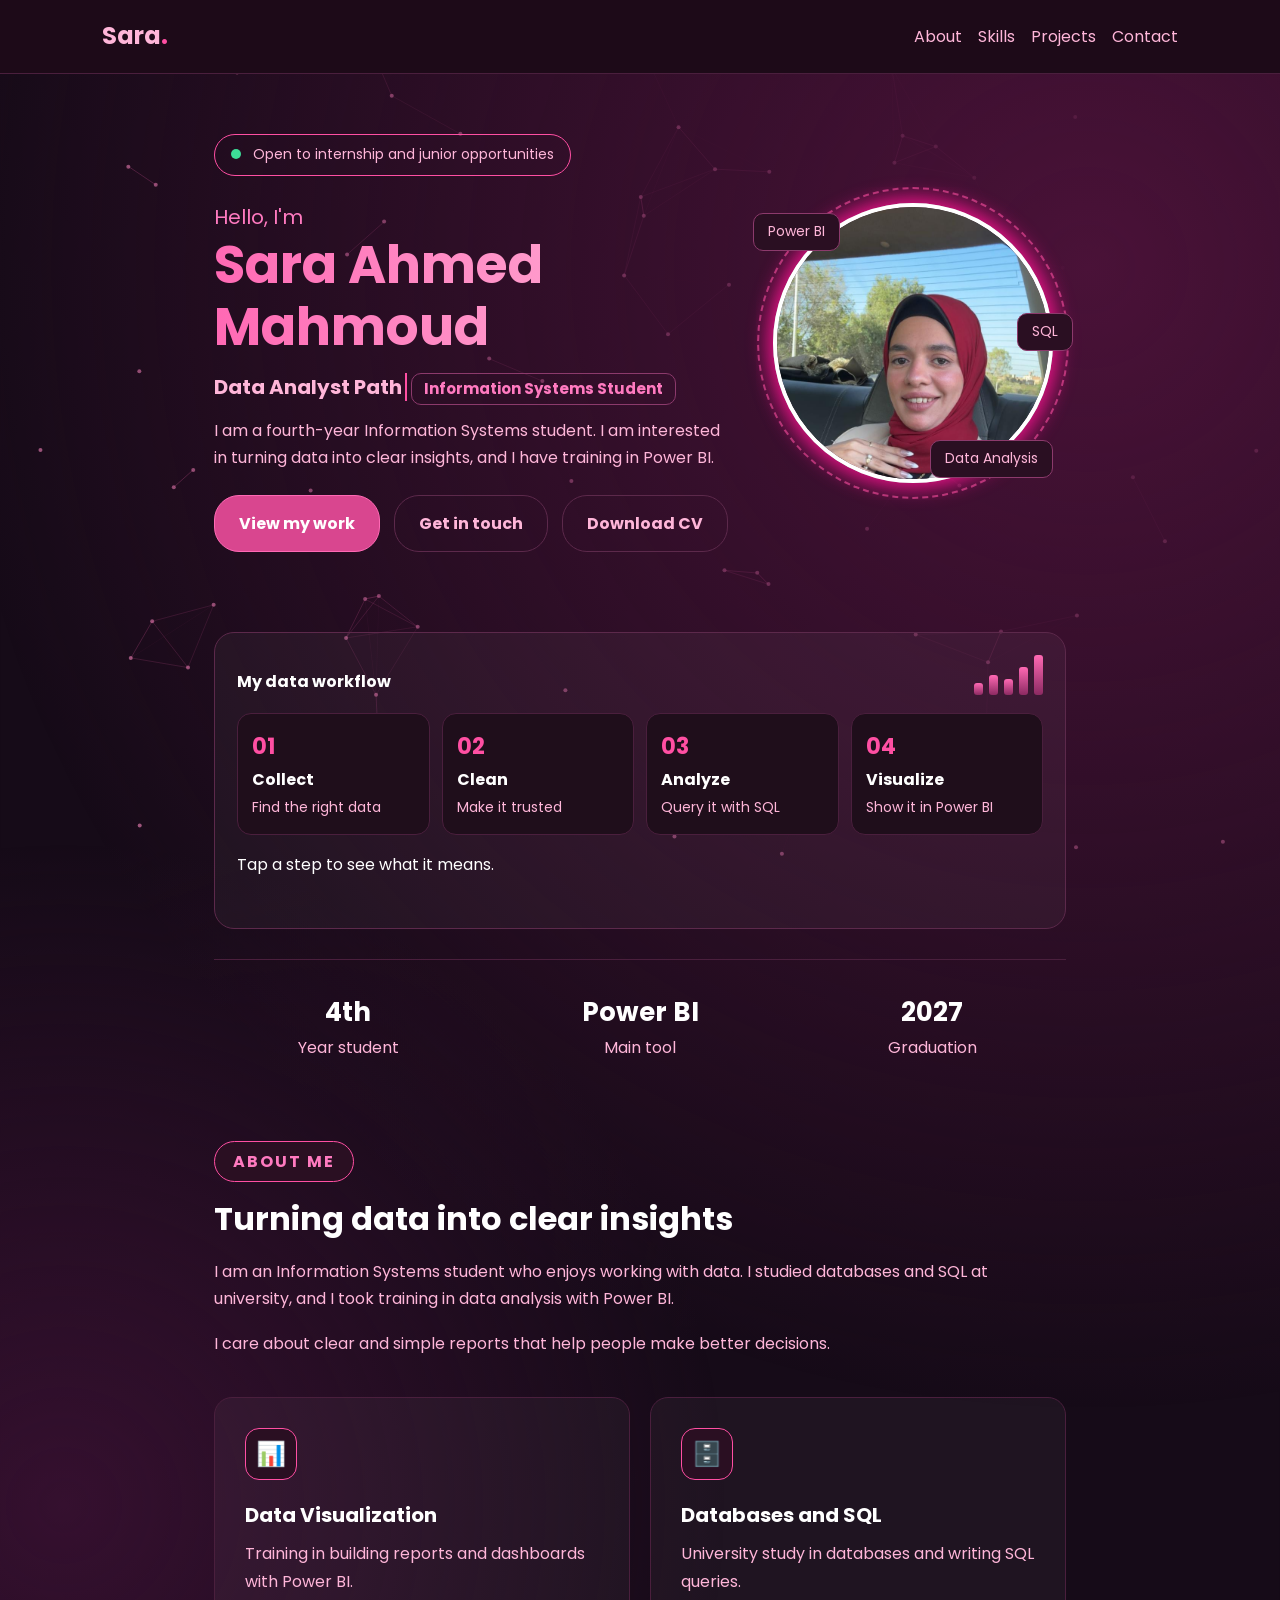
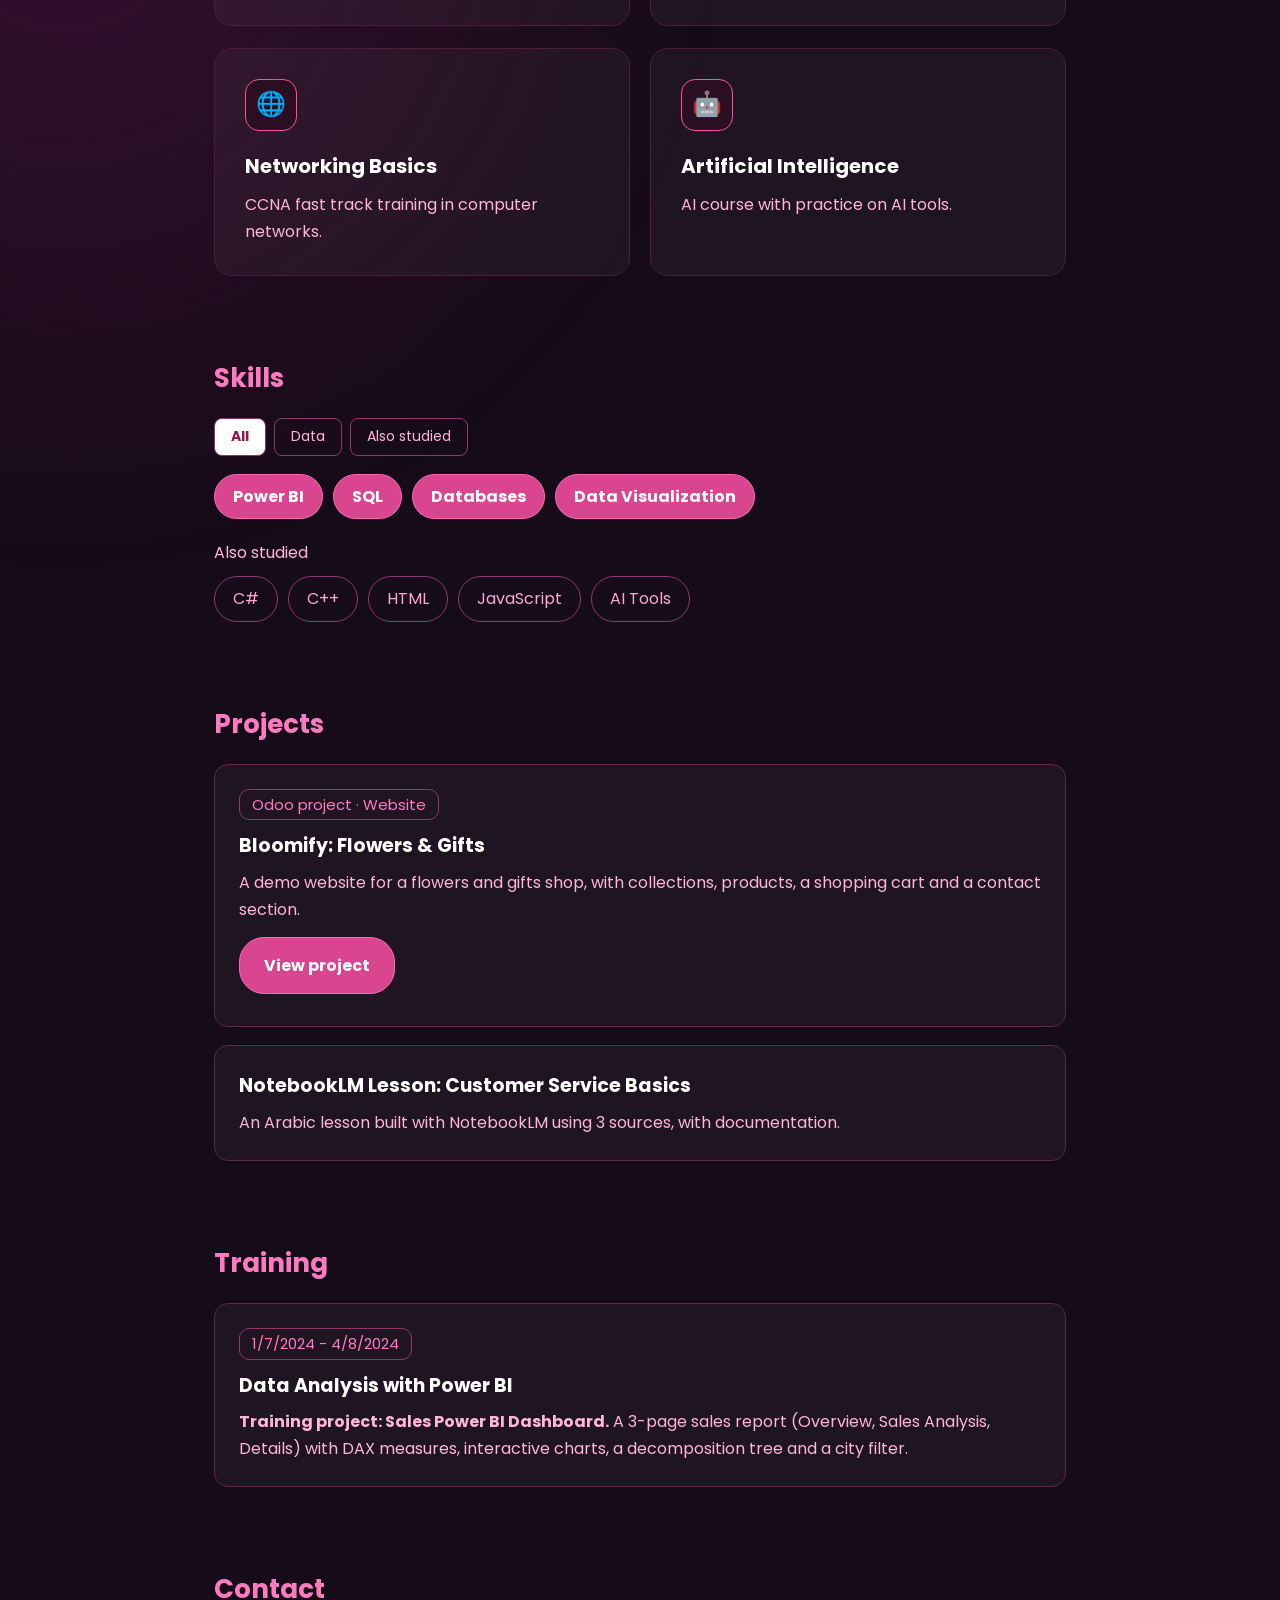
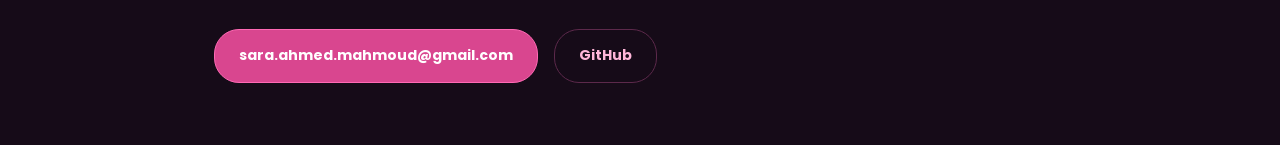
<file: index.html>
<!DOCTYPE html>
<html lang="en">
<head>
    <meta charset="UTF-8">
    <meta name="viewport" content="width=device-width, initial-scale=1.0">
    <title>Sara Ahmed | Data Analyst Portfolio</title>
<link rel="stylesheet" href="style.css?v=4"></head>
<body>
    <div class="progress"></div>
    <canvas id="points" aria-hidden="true"></canvas>

    <nav>
        <a href="#home" class="logo">Sara<span>.</span></a>
        <div class="links">
            <a href="#about">About</a>
            <a href="#skills">Skills</a>
            <a href="#projects">Projects</a>
            <a href="#contact">Contact</a>
        </div>
    </nav>

    <header class="hero" id="home">
        <div class="badge"><span class="dot"></span> Open to internship and junior opportunities</div>

        <p class="hello">Hello, I'm</p>
        <h1>Sara Ahmed Mahmoud</h1>
        <h2><span id="typed">Data Analyst Path</span> <span class="tag">Information Systems Student</span></h2>

        <p class="about">I am a fourth-year Information Systems student. I am interested in turning data into clear insights, and I have training in Power BI.</p>

   <div class="buttons">
    <a href="#projects" class="btn primary">View my work</a>
    <a href="#contact" class="btn">Get in touch</a>
    <a href="cv2004.pdf" class="btn" download>Download CV</a>
</div>

        <div class="photo">
            <img src="sara.jpg.jpeg" alt="Sara Ahmed Mahmoud">
            <span class="float f1">Power BI</span>
            <span class="float f2">SQL</span>
            <span class="float f3">Data Analysis</span>
        </div>
    </header>

    <section class="info">
        <div class="dash">
            <div class="dash-top"><span>My data workflow</span><div class="spark" aria-hidden="true"><i></i><i></i><i></i><i></i><i></i></div></div>
            <ol>
                <li tabindex="0" role="button" data-info="Start from a clear question, then get the data that answers it."><b>Collect</b><span>Find the right data</span></li>
                <li tabindex="0" role="button" data-info="Handle missing and repeated values so the results can be trusted."><b>Clean</b><span>Make it trusted</span></li>
                <li tabindex="0" role="button" data-info="Use SQL to filter, group and compare the data."><b>Analyze</b><span>Query it with SQL</span></li>
                <li tabindex="0" role="button" data-info="Turn the results into a simple Power BI dashboard."><b>Visualize</b><span>Show it in Power BI</span></li>
            </ol>
            <p class="detail" aria-live="polite">Tap a step to see what it means.</p>
        </div>

        <div class="stats">
            <div><strong>4th</strong><span>Year student</span></div>
            <div><strong>Power BI</strong><span>Main tool</span></div>
            <div><strong data-count="2027">2027</strong><span>Graduation</span></div>
        </div>
    </section>

    <section id="about">
        <span class="label">ABOUT ME</span>
        <h3 class="big">Turning data into clear insights</h3>

        <p>I am an Information Systems student who enjoys working with data. I studied databases and SQL at university, and I took training in data analysis with Power BI.</p>
        <p>I care about clear and simple reports that help people make better decisions.</p>

        <div class="feature">
            <div class="icon">📊</div>
            <h4>Data Visualization</h4>
            <p>Training in building reports and dashboards with Power BI.</p>
        </div>

        <div class="feature">
            <div class="icon">🗄️</div>
            <h4>Databases and SQL</h4>
            <p>University study in databases and writing SQL queries.</p>
        </div>

        <div class="feature">
            <div class="icon">🌐</div>
            <h4>Networking Basics</h4>
            <p>CCNA fast track training in computer networks.</p>
        </div>

        <div class="feature">
            <div class="icon">🤖</div>
            <h4>Artificial Intelligence</h4>
            <p>AI course with practice on AI tools.</p>
        </div>
    </section>

    <section id="skills">
        <h3>Skills</h3>
        <div class="filters">
            <button type="button" class="on" data-show="all">All</button>
            <button type="button" data-show="data">Data</button>
            <button type="button" data-show="other">Also studied</button>
        </div>
        <ul class="skills main">
            <li>Power BI</li>
            <li>SQL</li>
            <li>Databases</li>
            <li>Data Visualization</li>
        </ul>
        <p class="also">Also studied</p>
        <ul class="skills">
            <li>C#</li>
            <li>C++</li>
            <li>HTML</li>
            <li>JavaScript</li>
            <li>AI Tools</li>
        </ul>
    </section>

    <section id="projects">
        <h3>Projects</h3>
        <div class="card">
            <span class="tag">Odoo project · Website</span>
            <h4>Bloomify: Flowers &amp; Gifts</h4>
            <p>A demo website for a flowers and gifts shop, with collections, products, a shopping cart and a contact section.</p>
            <a href="bloomify.html" class="btn primary view" target="_blank">View project</a>
        </div>
        
        <div class="card">
            <h4>NotebookLM Lesson: Customer Service Basics</h4>
            <p>An Arabic lesson built with NotebookLM using 3 sources, with documentation.</p>
        </div>
    </section>

    <section id="training">
        <h3>Training</h3>
        <div class="card">
            <span class="tag">1/7/2024 - 4/8/2024</span>
            <h4>Data Analysis with Power BI</h4>
            <p><b>Training project: Sales Power BI Dashboard.</b> A 3-page sales report (Overview, Sales Analysis, Details) with DAX measures, interactive charts, a decomposition tree and a city filter.</p>
        </div>
    </section>

    <section id="contact">
        <h3>Contact</h3>
 <a href="mailto:sara.ahmed.mahmoud@gmail.com" class="btn primary">sara.ahmed.mahmoud@gmail.com</a>
<a href="https://github.com/Sara-Ahmed1102004" class="btn" target="_blank">GitHub</a>
    </section>

    <a href="#home" class="top" aria-label="Back to top">↑</a>
    <script src="script.js"></script>
</body>
</html>
</file>
<file: style.css>
@import url("https://fonts.googleapis.com/css2?family=Poppins:wght@400;600;700&display=swap");
* { margin: 0; padding: 0; box-sizing: border-box; }

html { scroll-behavior: smooth; }

body {
    font-family: Arial, sans-serif;
    background: #160b18;
    color: #ffb6d9;
    line-height: 1.7;
    overflow-x: hidden;
}

a { text-decoration: none; color: inherit; }

nav {
    position: sticky;
    top: 0;
    z-index: 10;
    display: flex;
    flex-wrap: wrap;
    justify-content: space-between;
    align-items: center;
    gap: 10px;
    padding: 16px 8%;
    background: #1d0a18;
    border-bottom: 1px solid #4a1f3d;
}

.logo { font-size: 24px; font-weight: bold; }
.logo span { color: #ff4fa3; }
.links { display: flex; gap: 16px; }
.links a:hover { color: #ff7ac0; }

.hero, section { max-width: 700px; margin: auto; padding: 40px 24px; }

.badge {
    display: inline-block;
    padding: 8px 16px;
    border: 1px solid #ff4fa3;
    border-radius: 30px;
    font-size: 14px;
    margin-bottom: 24px;
}

.dot {
    display: inline-block;
    width: 10px;
    height: 10px;
    margin-right: 8px;
    border-radius: 50%;
    background: #3ddc97;
}

.hello { color: #ff7ac0; font-size: 20px; }

h1 {
    font-size: clamp(32px, 8vw, 52px);
    line-height: 1.2;
    background: linear-gradient(90deg, #ff69b4, #ffb6d9);
    -webkit-background-clip: text;
    background-clip: text;
    color: transparent;
}

h2 { font-size: 20px; margin: 12px 0; }

.tag {
    display: inline-block;
    padding: 2px 12px;
    border: 1px solid #8c3a6c;
    border-radius: 10px;
    color: #ff7ac0;
    font-size: 15px;
}

.about { margin-bottom: 24px; }

.buttons { display: flex; flex-direction: column; gap: 14px; }

.btn {
    display: block;
    text-align: center;
    padding: 14px 24px;
    border: 1px solid #5c294b;
    border-radius: 25px;
    font-weight: bold;
    transition: 0.2s;
}

.btn:hover { transform: translateY(-3px); }
.primary { background: #d9468f; border-color: #ff69b4; color: white; }
.primary:hover { background: #ff69b4; }

.photo { position: relative; width: 280px; margin: 20px auto 0; }

.photo img {
    display: block;
    width: 280px;
    height: 280px;
    object-fit: cover;
    object-position: center 20%;
    border-radius: 50%;
    border: 4px solid white;
    box-shadow: 0 0 25px #ff1493;
    animation: glow 2.5s ease-in-out infinite;
}

.float {
    position: absolute;
    padding: 6px 14px;
    background: #2a0f22;
    border: 1px solid #8c3a6c;
    border-radius: 10px;
    font-size: 14px;
    animation: floating 3s ease-in-out infinite;
}

.f1 { top: 10px; left: -20px; }
.f2 { top: 110px; right: -20px; animation-delay: 0.5s; }
.f3 { bottom: 5px; right: 0; animation-delay: 1s; }

.stats {
    display: grid;
    grid-template-columns: 1fr 1fr;
    gap: 24px;
    margin-top: 30px;
    padding-top: 30px;
    border-top: 1px solid #4a1f3d;
}

.stats strong { display: block; font-size: 26px; color: white; }

.label {
    display: inline-block;
    padding: 6px 18px;
    margin-bottom: 16px;
    border: 1px solid #ff4fa3;
    border-radius: 30px;
    background: #2a0f22;
    color: #ff7ac0;
    font-weight: bold;
    letter-spacing: 2px;
}

h3 { font-size: 26px; margin-bottom: 18px; color: #ff7ac0; }

.big { font-size: 32px; line-height: 1.3; color: white; }

#about > p { margin-bottom: 18px; }

.feature {
    margin-top: 22px;
    padding: 30px;
    background: #1f0e1b;
    border: 1px solid #4a1f3d;
    border-radius: 18px;
    transition: 0.3s;
}

.icon {
    display: flex;
    align-items: center;
    justify-content: center;
    width: 52px;
    height: 52px;
    margin-bottom: 18px;
    background: #2a0f22;
    border: 1px solid #ff4fa3;
    border-radius: 14px;
    font-size: 24px;
}

.feature h4 { color: white; font-size: 20px; margin-bottom: 8px; }

.skills { display: flex; flex-wrap: wrap; gap: 10px; list-style: none; }

.skills li {
    padding: 8px 18px;
    border: 1px solid #8c3a6c;
    border-radius: 30px;
    color: #ffa6d5;
}

.card {
    padding: 24px;
    border: 1px solid #5c294b;
    border-radius: 14px;
    background: #24101f;
    transition: 0.3s;
}

.feature:hover, .card:hover {
    transform: translateY(-6px);
    border-color: #ff4fa3;
    box-shadow: 0 8px 25px rgba(255, 20, 147, 0.25);
}

/* text appears when the page opens */
.hero > * { animation: appear 0.8s ease both; }
.hero h1 { animation-delay: 0.2s; }
.hero h2 { animation-delay: 0.4s; }
.hero .about { animation-delay: 0.6s; }
.hero .buttons { animation-delay: 0.8s; }

@keyframes appear {
    from { opacity: 0; transform: translateY(20px); }
    to { opacity: 1; transform: translateY(0); }
}

@keyframes floating {
    0%, 100% { transform: translateY(0); }
    50% { transform: translateY(-10px); }
}

@keyframes glow {
    0%, 100% { box-shadow: 0 0 20px #ff1493; }
    50% { box-shadow: 0 0 45px #ff1493; }
}

@media (min-width: 600px) {
    .buttons { flex-direction: row; flex-wrap: wrap; }
}
/* ===== new elegant touches ===== */
body {
    font-family: "Poppins", "Segoe UI", Arial, sans-serif;
    background: radial-gradient(circle at 85% 8%, #4a1238 0, transparent 35%),
                radial-gradient(circle at 5% 45%, #35102f 0, transparent 30%), #160b18;
}

.dash, .feature, .card { background: rgba(255, 255, 255, 0.04); }

.dash { border: 1px solid #5c294b; border-radius: 20px; padding: 22px; }
.dash-top { display: flex; justify-content: space-between; align-items: flex-end; margin-bottom: 18px; color: white; font-weight: bold; }
.spark { display: flex; align-items: flex-end; gap: 6px; height: 40px; }
.spark i { width: 9px; height: 30%; border-radius: 3px; background: linear-gradient(#ff69b4, #8c2a62); }
.spark i:nth-child(2) { height: 50%; }
.spark i:nth-child(3) { height: 42%; }
.spark i:nth-child(4) { height: 72%; }
.spark i:nth-child(5) { height: 100%; }
.dash ol { list-style: none; counter-reset: step; display: grid; grid-template-columns: 1fr 1fr; gap: 12px; }
.dash li { counter-increment: step; padding: 14px; border: 1px solid #4a1f3d; border-radius: 14px; background: #1f0e1b; }
.dash li::before { content: "0" counter(step); display: block; color: #ff4fa3; font-weight: bold; font-size: 22px; }
.dash li b { display: block; color: white; }
.dash li span { font-size: 14px; }

.skills.main li { background: #d9468f; border-color: #ff69b4; color: white; font-weight: bold; }
.also { margin: 20px 0 10px; }
.card + .card { margin-top: 18px; }
.card h4 { color: white; font-size: 19px; margin-bottom: 6px; }
.soon { border: 2px dashed #ff4fa3; }
.soon .tag { margin-bottom: 10px; }

@media (min-width: 900px) {
    .hero {
        max-width: 900px;
        display: grid;
        grid-template-columns: 1.4fr 1fr;
        column-gap: 50px;
        align-content: center;
        padding-top: 60px;
    }
    .hero > * { grid-column: 1; justify-self: start; }
    .hero .photo { grid-column: 2; grid-row: 1 / span 6; align-self: center; justify-self: center; margin: 0; }
    section { max-width: 900px; }
    .dash ol { grid-template-columns: repeat(4, 1fr); }
    .stats { grid-template-columns: repeat(3, 1fr); text-align: center; }
    #about { display: grid; grid-template-columns: 1fr 1fr; column-gap: 20px; }
    #about > .label { justify-self: start; }
    #about > .label, #about > .big, #about > p { grid-column: 1 / -1; }
}

#contact .btn { margin-bottom: 14px; overflow-wrap: anywhere; }
@media (min-width: 600px) {
    #contact .btn { display: inline-block; margin-right: 12px; }
}

@media (min-width: 900px) {
    .hero { grid-template-columns: 1.7fr 1fr; column-gap: 24px; }
    .buttons { flex-wrap: nowrap; }
}
#contact .btn { font-size: 14px; }

/* ===== motion and interaction ===== */
#points { position: fixed; inset: 0; width: 100%; height: 100%; z-index: -1; pointer-events: none; }
html { background: #160b18; }
body { background-color: transparent; }
.progress { position: fixed; top: 0; left: 0; height: 4px; width: 100%; z-index: 20; transform-origin: left; transform: scaleX(0); background: linear-gradient(90deg, #ff1493, #ffb6d9); }
section[id] { scroll-margin-top: 70px; }
.links a.active { color: white; border-bottom: 2px solid #ff4fa3; }

.js .reveal { opacity: 0; translate: 0 40px; }
.js .reveal { transition: opacity 0.7s ease, translate 0.7s ease, transform 0.25s, border-color 0.3s, box-shadow 0.3s; }
.js .reveal.show { opacity: 1; translate: 0 0; }

#typed { border-right: 2px solid #ff4fa3; padding-right: 3px; }

.photo::before { content: ""; position: absolute; inset: -16px; border-radius: 50%; border: 2px dashed #ff4fa3; opacity: 0.6; animation: spin 18s linear infinite; }
@keyframes spin { to { rotate: 360deg; } }

.spark i { transition: height 0.5s ease; }
.dash li { cursor: pointer; transition: 0.3s; }
.dash li:hover, .dash li.on { border-color: #ff69b4; background: #3a1230; transform: translateY(-5px); }
.detail { margin-top: 16px; color: white; min-height: 3.4em; }

.filters { display: flex; flex-wrap: wrap; gap: 8px; margin-bottom: 18px; }
.filters button { font: inherit; font-size: 14px; padding: 6px 16px; cursor: pointer; color: #ffb6d9; background: transparent; border: 1px solid #8c3a6c; border-radius: 8px; }
.filters button.on { background: white; color: #8e164c; font-weight: bold; }
.skills li { transition: 0.25s; }
.skills li:hover { transform: translateY(-4px) scale(1.06); box-shadow: 0 6px 18px rgba(255, 20, 147, 0.35); }
[hidden] { display: none !important; }

.btn { position: relative; overflow: hidden; }
.btn::after { content: ""; position: absolute; top: 0; left: -80%; width: 50%; height: 100%; background: linear-gradient(90deg, transparent, rgba(255,255,255,0.3), transparent); transition: left 0.5s; }
.btn:hover::after { left: 130%; }

.top { position: fixed; right: 18px; bottom: 18px; width: 44px; height: 44px; display: grid; place-items: center; border-radius: 50%; background: #d9468f; color: white; font-size: 20px; opacity: 0; pointer-events: none; transition: 0.3s; z-index: 15; }
.top.show { opacity: 1; pointer-events: auto; }

@media (prefers-reduced-motion: reduce) {
    *, *::before, *::after { animation: none !important; transition: none !important; }
}

.card .tag { margin-bottom: 10px; }
.view { display: inline-block; margin-top: 14px; }
.card + .card.soon { margin-top: 18px; }

#projects .card + .card { margin-top: 18px; }
</file>
